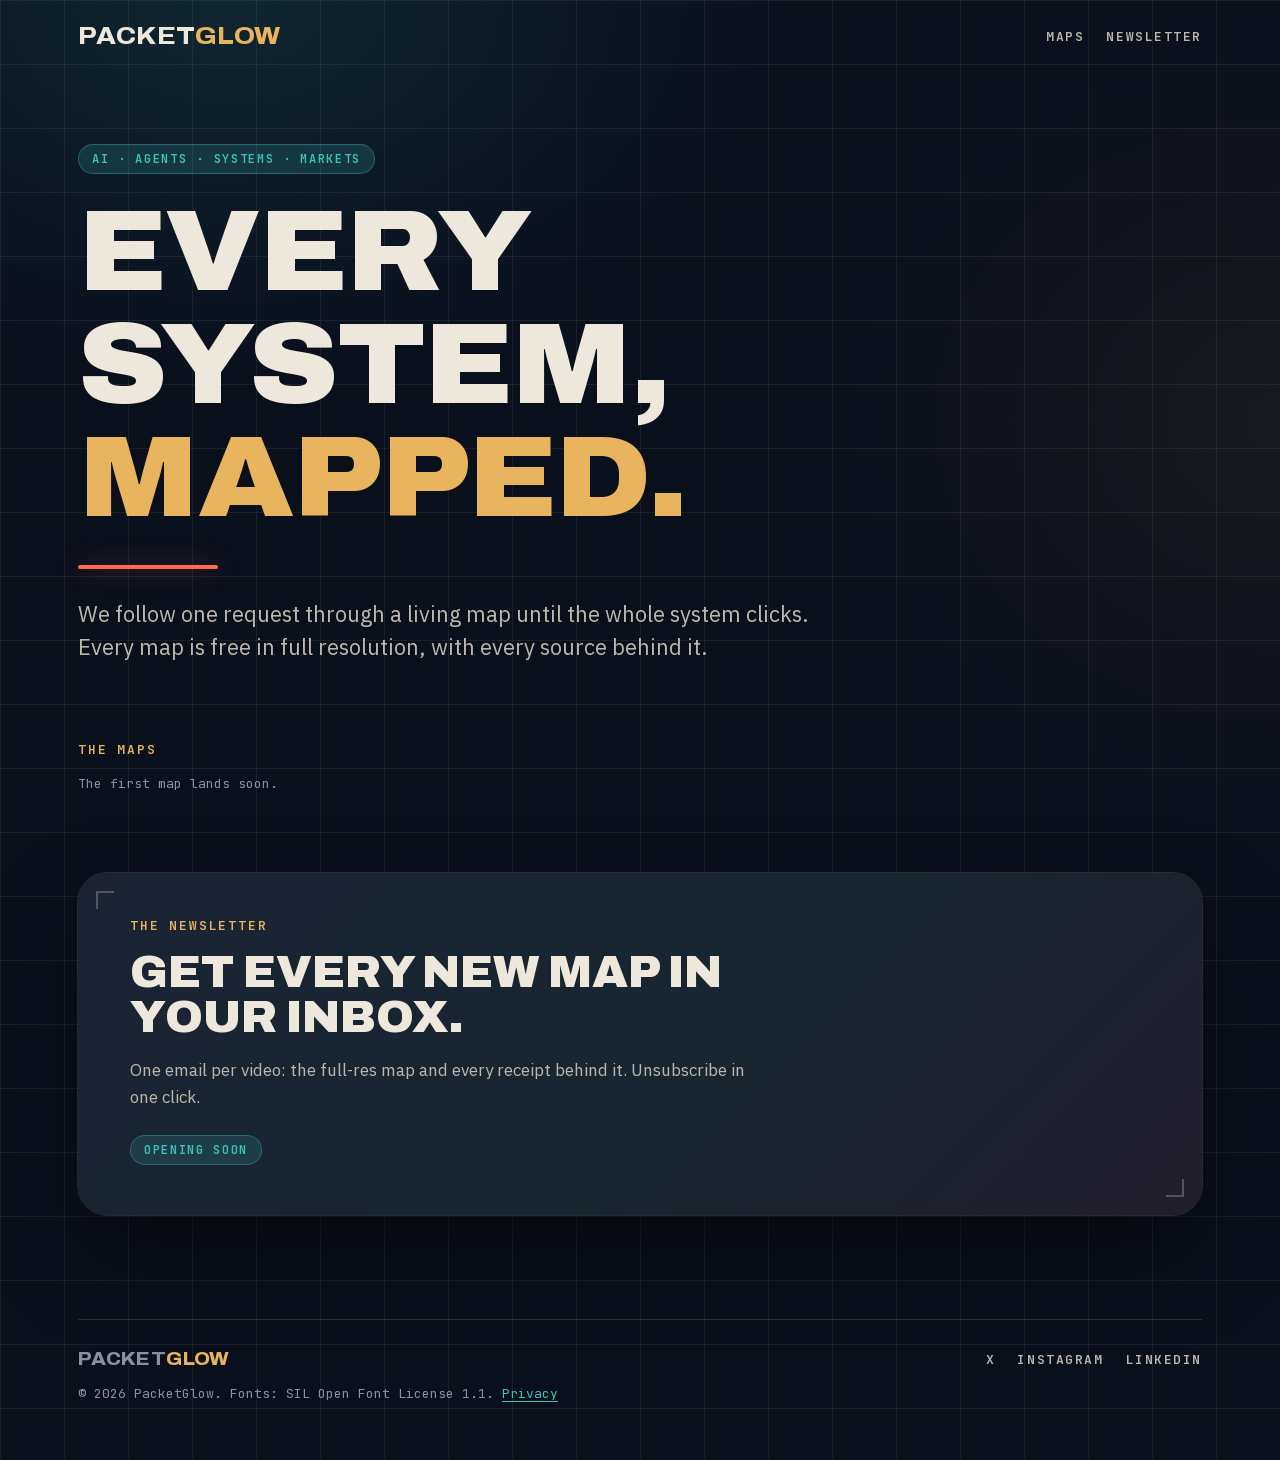
<file: index.html>
<!doctype html>
<html lang="en">
<head>
<meta charset="utf-8">
<meta name="viewport" content="width=device-width, initial-scale=1">
<title>PacketGlow: Every system, mapped.</title>
<meta name="description" content="We follow one request through a living map until the whole system clicks.">
<link rel="canonical" href="https://packetglow.github.io/">
<meta name="theme-color" content="#0A0F1C">
<meta property="og:site_name" content="PacketGlow">
<meta property="og:type" content="website">
<meta property="og:title" content="PacketGlow: Every system, mapped.">
<meta property="og:description" content="We follow one request through a living map until the whole system clicks.">
<meta property="og:url" content="https://packetglow.github.io/">
<meta name="twitter:card" content="summary">
<link rel="icon" href="data:image/svg+xml,%3Csvg xmlns='http://www.w3.org/2000/svg' viewBox='0 0 64 64'%3E%3Crect width='64' height='64' rx='16' fill='%230A0F1C'/%3E%3Cpath d='M12 44 C28 44 24 20 40 20 H52' fill='none' stroke='%239AA0B2' stroke-width='5' stroke-linecap='round'/%3E%3Ccircle cx='40' cy='20' r='8' fill='%23E8B45E'/%3E%3C/svg%3E">
<link rel="stylesheet" href="fonts/fonts.css">
<link rel="stylesheet" href="style.css">
</head>
<body>
<header class="top wrap"><a class="mark" href="">Packet<i>glow</i></a><nav class="nav"><a href="">Maps</a><a href="#newsletter">Newsletter</a></nav></header>
<main class="wrap">
  <section class="hero">
    <span class="chip">AI · agents · systems · markets</span>
    <h1 class="display">Every system, <span class="a1">mapped.</span></h1>
    <div class="rule"></div>
    <p class="lede">We follow one request through a living map until the whole system clicks. Every map is free in full resolution, with every source behind it.</p>
  </section>
  <section class="eps"><h2 class="label">The maps</h2><p class="fine">The first map lands soon.</p></section>
  <section class="news" id="newsletter"><div class="corners"></div>
  <h2 class="label">The newsletter</h2>
  <p class="news-h">Get every new map in your inbox.</p>
  <p>One email per video: the full-res map and every receipt behind it. Unsubscribe in one click.</p>
  <p class="soon"><span class="chip">Opening soon</span></p>
</section>
</main>
<footer class="foot wrap">
  <a class="mark small" href="">Packet<i>glow</i></a>
  <nav class="nav"><a href="https://x.com/packetglow" rel="noopener">X</a><a href="https://www.instagram.com/packetglow/" rel="noopener">Instagram</a><a href="https://www.linkedin.com/company/packetglow/" rel="noopener">LinkedIn</a></nav>
  <p class="fine">&copy; 2026 PacketGlow. Fonts: SIL Open Font License 1.1. <a href="privacy/">Privacy</a></p>
</footer>
</body>
</html>
</file>
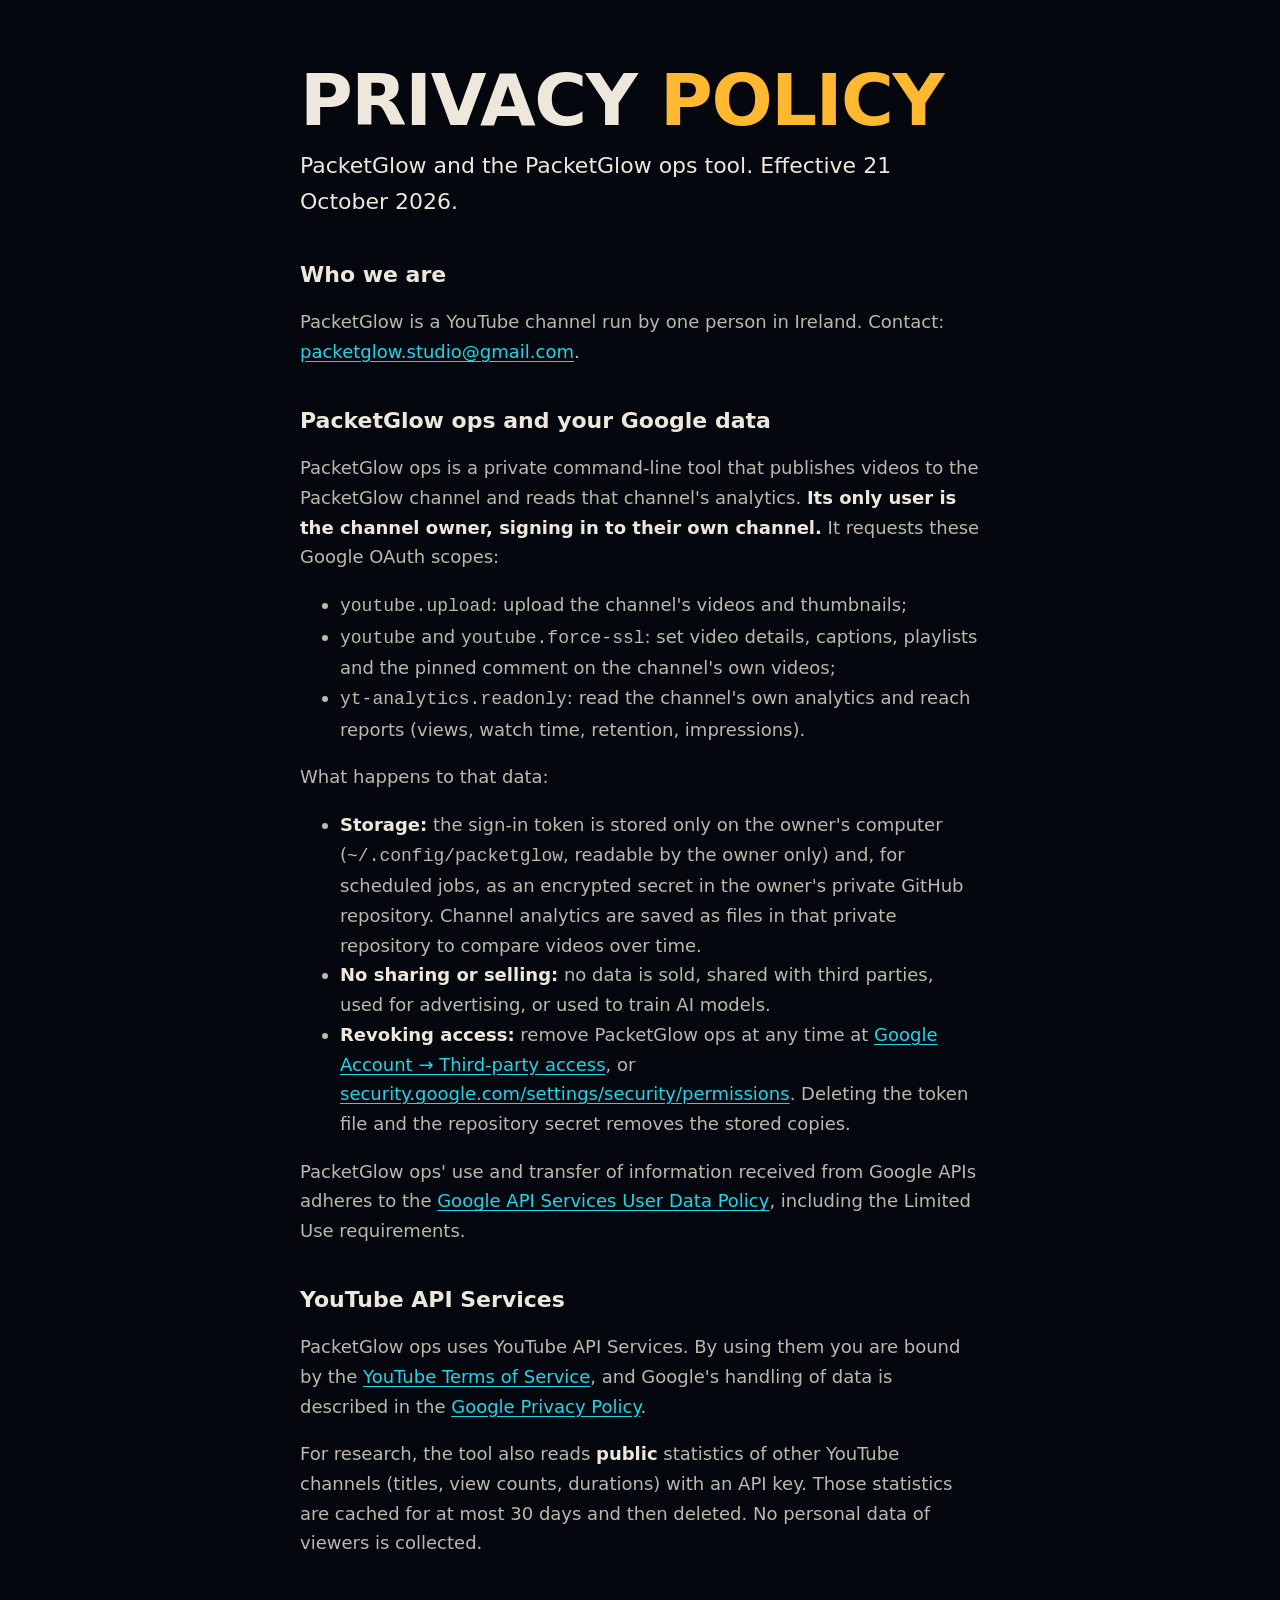
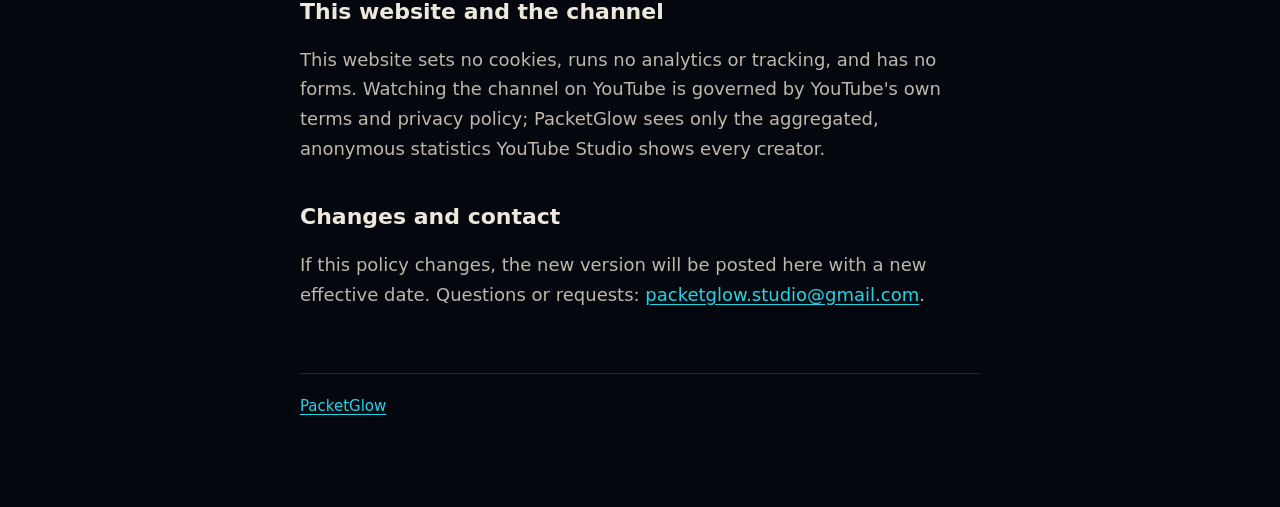
<file: privacy/index.html>
<!doctype html>
<html lang="en">
<head>
<meta charset="utf-8"><meta name="viewport" content="width=device-width, initial-scale=1">
<title>Privacy policy · PacketGlow</title>
<link rel="stylesheet" href="style.css">
</head>
<body>
<h1>Privacy <b>policy</b></h1>
<p class="lede">PacketGlow and the PacketGlow ops tool. Effective 21 October 2026.</p>

<h2>Who we are</h2>
<p>PacketGlow is a YouTube channel run by one person in Ireland. Contact: <a href="mailto:packetglow.studio@gmail.com">packetglow.studio@gmail.com</a>.</p>

<h2>PacketGlow ops and your Google data</h2>
<p>PacketGlow ops is a private command-line tool that publishes videos to the PacketGlow channel and reads that channel's
analytics. <strong>Its only user is the channel owner, signing in to their own channel.</strong> It requests these Google
OAuth scopes:</p>
<ul>
<li><code>youtube.upload</code>: upload the channel's videos and thumbnails;</li>
<li><code>youtube</code> and <code>youtube.force-ssl</code>: set video details, captions, playlists and the pinned comment on the channel's own videos;</li>
<li><code>yt-analytics.readonly</code>: read the channel's own analytics and reach reports (views, watch time, retention, impressions).</li>
</ul>
<p>What happens to that data:</p>
<ul>
<li><strong>Storage:</strong> the sign-in token is stored only on the owner's computer (<code>~/.config/packetglow</code>,
readable by the owner only) and, for scheduled jobs, as an encrypted secret in the owner's private GitHub repository.
Channel analytics are saved as files in that private repository to compare videos over time.</li>
<li><strong>No sharing or selling:</strong> no data is sold, shared with third parties, used for advertising, or used to
train AI models.</li>
<li><strong>Revoking access:</strong> remove PacketGlow ops at any time at
<a href="https://myaccount.google.com/permissions">Google Account → Third-party access</a>, or
<a href="https://security.google.com/settings/security/permissions">security.google.com/settings/security/permissions</a>.
Deleting the token file and the repository secret removes the stored copies.</li>
</ul>
<p>PacketGlow ops' use and transfer of information received from Google APIs adheres to the
<a href="https://developers.google.com/terms/api-services-user-data-policy">Google API Services User Data Policy</a>,
including the Limited Use requirements.</p>

<h2>YouTube API Services</h2>
<p>PacketGlow ops uses YouTube API Services. By using them you are bound by the
<a href="https://www.youtube.com/t/terms">YouTube Terms of Service</a>, and Google's handling of data is described in the
<a href="https://policies.google.com/privacy">Google Privacy Policy</a>.</p>
<p>For research, the tool also reads <strong>public</strong> statistics of other YouTube channels (titles, view counts,
durations) with an API key. Those statistics are cached for at most 30 days and then deleted. No personal data of viewers
is collected.</p>

<h2>This website and the channel</h2>
<p>This website sets no cookies, runs no analytics or tracking, and has no forms. Watching the channel on YouTube is
governed by YouTube's own terms and privacy policy; PacketGlow sees only the aggregated, anonymous statistics YouTube
Studio shows every creator.</p>

<h2>Changes and contact</h2>
<p>If this policy changes, the new version will be posted here with a new effective date. Questions or requests:
<a href="mailto:packetglow.studio@gmail.com">packetglow.studio@gmail.com</a>.</p>
<footer><a href="../">PacketGlow</a></footer>
</body>
</html>
</file>
<file: fonts/fonts.css>
/* Generated by studio/tools/fetch_fonts.py — fonts are SIL OFL 1.1 (see OFL.txt). latin subset only. */
@font-face {
  font-family: 'Archivo';
  font-style: normal;
  font-weight: 100 900;
  font-stretch: 62% 125%;
  font-display: swap;
  src: url(./Archivo-normal-k3kQo8UDI-.woff2) format('woff2');
  unicode-range: U+0000-00FF, U+0131, U+0152-0153, U+02BB-02BC, U+02C6, U+02DA, U+02DC, U+0304, U+0308, U+0329, U+2000-206F, U+20AC, U+2122, U+2191, U+2193, U+2212, U+2215, U+FEFF, U+FFFD;
}
@font-face {
  font-family: 'Bodoni Moda';
  font-style: italic;
  font-weight: 500 800;
  font-display: swap;
  src: url(./BodoniModa-italic-aFTS7PxzY3.woff2) format('woff2');
  unicode-range: U+0000-00FF, U+0131, U+0152-0153, U+02BB-02BC, U+02C6, U+02DA, U+02DC, U+0304, U+0308, U+0329, U+2000-206F, U+20AC, U+2122, U+2191, U+2193, U+2212, U+2215, U+FEFF, U+FFFD;
}
@font-face {
  font-family: 'IBM Plex Sans';
  font-style: normal;
  font-weight: 400;
  font-stretch: 100%;
  font-display: swap;
  src: url(./IBMPlexSans-normal-zYXzKVElMY.woff2) format('woff2');
  unicode-range: U+0000-00FF, U+0131, U+0152-0153, U+02BB-02BC, U+02C6, U+02DA, U+02DC, U+0304, U+0308, U+0329, U+2000-206F, U+20AC, U+2122, U+2191, U+2193, U+2212, U+2215, U+FEFF, U+FFFD;
}
@font-face {
  font-family: 'IBM Plex Sans';
  font-style: normal;
  font-weight: 500;
  font-stretch: 100%;
  font-display: swap;
  src: url(./IBMPlexSans-normal-zYXzKVElMY.woff2) format('woff2');
  unicode-range: U+0000-00FF, U+0131, U+0152-0153, U+02BB-02BC, U+02C6, U+02DA, U+02DC, U+0304, U+0308, U+0329, U+2000-206F, U+20AC, U+2122, U+2191, U+2193, U+2212, U+2215, U+FEFF, U+FFFD;
}
@font-face {
  font-family: 'IBM Plex Sans';
  font-style: normal;
  font-weight: 600;
  font-stretch: 100%;
  font-display: swap;
  src: url(./IBMPlexSans-normal-zYXzKVElMY.woff2) format('woff2');
  unicode-range: U+0000-00FF, U+0131, U+0152-0153, U+02BB-02BC, U+02C6, U+02DA, U+02DC, U+0304, U+0308, U+0329, U+2000-206F, U+20AC, U+2122, U+2191, U+2193, U+2212, U+2215, U+FEFF, U+FFFD;
}
@font-face {
  font-family: 'IBM Plex Sans';
  font-style: normal;
  font-weight: 700;
  font-stretch: 100%;
  font-display: swap;
  src: url(./IBMPlexSans-normal-zYXzKVElMY.woff2) format('woff2');
  unicode-range: U+0000-00FF, U+0131, U+0152-0153, U+02BB-02BC, U+02C6, U+02DA, U+02DC, U+0304, U+0308, U+0329, U+2000-206F, U+20AC, U+2122, U+2191, U+2193, U+2212, U+2215, U+FEFF, U+FFFD;
}
@font-face {
  font-family: 'JetBrains Mono';
  font-style: normal;
  font-weight: 400;
  font-display: swap;
  src: url(./JetBrainsMono-normal-tDbv2o-flE.woff2) format('woff2');
  unicode-range: U+0000-00FF, U+0131, U+0152-0153, U+02BB-02BC, U+02C6, U+02DA, U+02DC, U+0304, U+0308, U+0329, U+2000-206F, U+20AC, U+2122, U+2191, U+2193, U+2212, U+2215, U+FEFF, U+FFFD;
}
@font-face {
  font-family: 'JetBrains Mono';
  font-style: normal;
  font-weight: 600;
  font-display: swap;
  src: url(./JetBrainsMono-normal-tDbv2o-flE.woff2) format('woff2');
  unicode-range: U+0000-00FF, U+0131, U+0152-0153, U+02BB-02BC, U+02C6, U+02DA, U+02DC, U+0304, U+0308, U+0329, U+2000-206F, U+20AC, U+2122, U+2191, U+2193, U+2212, U+2215, U+FEFF, U+FFFD;
}
@font-face {
  font-family: 'JetBrains Mono';
  font-style: normal;
  font-weight: 800;
  font-display: swap;
  src: url(./JetBrainsMono-normal-tDbv2o-flE.woff2) format('woff2');
  unicode-range: U+0000-00FF, U+0131, U+0152-0153, U+02BB-02BC, U+02C6, U+02DA, U+02DC, U+0304, U+0308, U+0329, U+2000-206F, U+20AC, U+2122, U+2191, U+2193, U+2212, U+2215, U+FEFF, U+FFFD;
}
</file>
<file: style.css>
/* Channel site. Same tokens and fonts as the video engine (studio/engine/core.css, docs/BRAND.md):
   indigo night, pearl ink, gulf teal, sand amber, break coral. */
:root {
  --paper: #0A0F1C; --paper-2: #111A2B; --paper-3: #18233A;
  --ink: #EEE8DC; --ink-2: #BDB7AC; --ink-3: #8B90A0; --hair: rgba(238,232,220,.14); --hair-2: rgba(238,232,220,.07);
  --gulf: #3CC2B8; --gulf-soft: rgba(60,194,184,.16);
  --sand: #E8B45E; --sand-soft: rgba(232,180,94,.14);
  --break: #FF6A4D; --lilac: #A99BFF;
  --pearl-a: #1B2333; --pearl-b: #172630; --pearl-c: #221D2C;
  --f-display: "Archivo", "Helvetica Neue", Arial, sans-serif;
  --f-text: "IBM Plex Sans", system-ui, sans-serif;
  --f-mono: "JetBrains Mono", ui-monospace, Menlo, monospace;
  --gutter: 28px;
}
* { box-sizing: border-box; }
html { -webkit-text-size-adjust: 100%; color-scheme: dark; }
body { margin: 0; min-height: 100vh; color: var(--ink); font: 400 17px/1.6 var(--f-text);
  -webkit-font-smoothing: antialiased; overflow-wrap: break-word;
  background:
    radial-gradient(900px 600px at 18% 0, rgba(60,194,184,.13), transparent 62%) no-repeat,
    radial-gradient(800px 700px at 100% 420px, rgba(232,180,94,.07), transparent 60%) no-repeat,
    linear-gradient(var(--hair-2) 1px, transparent 1px) 0 0 / 64px 64px,
    linear-gradient(90deg, var(--hair-2) 1px, transparent 1px) 0 0 / 64px 64px,
    var(--paper); }
a { color: var(--gulf); text-decoration-thickness: 1px; text-underline-offset: 3px; }
a:hover { color: var(--sand); }
:focus-visible { outline: 2px solid var(--sand); outline-offset: 3px; border-radius: 6px; }
img { display: block; max-width: 100%; height: auto; }
.wrap { width: 100%; max-width: 1180px; margin: 0 auto; padding-left: var(--gutter); padding-right: var(--gutter); }
.sr { position: absolute; width: 1px; height: 1px; overflow: hidden; clip: rect(0 0 0 0); white-space: nowrap; }

/* ---------- header / footer ---------- */
.top { display: flex; align-items: center; justify-content: space-between; gap: 16px; padding-top: 24px; padding-bottom: 24px; }
.mark { font: 800 24px/1 var(--f-display); font-stretch: 112%; letter-spacing: .02em; text-transform: uppercase;
  color: var(--ink); text-decoration: none; white-space: nowrap; }
.mark i { font-style: normal; color: var(--sand); }
.mark:hover { color: var(--ink); }
.mark.small { font-size: 18px; color: var(--ink-3); }
.nav { display: flex; flex-wrap: wrap; gap: 10px 22px; font: 600 13px/1 var(--f-mono); letter-spacing: .12em; text-transform: uppercase; }
.nav a { color: var(--ink-2); text-decoration: none; }
.nav a:hover { color: var(--sand); }
.foot { display: flex; flex-wrap: wrap; align-items: center; justify-content: space-between; gap: 16px 28px;
  margin-top: 104px; padding-bottom: 56px; }
.foot::before { content: ""; flex-basis: 100%; height: 1px; margin-bottom: 14px; background: var(--hair); }
.foot .fine { margin: 0; flex-basis: 100%; }

/* ---------- type ---------- */
.chip { display: inline-flex; align-items: center; gap: 10px; font: 600 12px/1 var(--f-mono); letter-spacing: .14em; text-transform: uppercase;
  color: var(--gulf); padding: 9px 14px; border-radius: 999px; background: var(--gulf-soft); box-shadow: inset 0 0 0 1px rgba(60,194,184,.35); }
.display { font-family: var(--f-display); font-weight: 900; font-stretch: 108%; letter-spacing: -.01em; line-height: .98;
  text-transform: uppercase; margin: 22px 0 0; text-wrap: balance; }
.a1 { color: var(--sand); } .a2 { color: var(--gulf); } .a3 { color: var(--break); }
.rule { width: 140px; height: 4px; border-radius: 2px; margin: 30px 0 28px; background: var(--break); box-shadow: 0 0 24px rgba(255,106,77,.45); }
.lede { margin: 22px 0 0; max-width: 780px; font-size: clamp(18px, 2.1vw, 22px); line-height: 1.5; color: var(--ink-2); }
.rule + .lede { margin-top: 0; }
.label { margin: 0 0 18px; font: 600 13px/1 var(--f-mono); letter-spacing: .14em; text-transform: uppercase; color: var(--sand); }
.fine { font: 500 13px/1.5 var(--f-mono); color: var(--ink-3); }
.note { margin: 22px 0 0; max-width: 780px; padding: 14px 18px; border-radius: 14px; font-size: 15px; line-height: 1.5;
  background: var(--sand-soft); box-shadow: inset 0 0 0 1px rgba(232,180,94,.3); }
.btn { display: inline-flex; align-items: center; justify-content: center; gap: 10px; padding: 15px 22px; border: 0; border-radius: 999px;
  font: 700 14px/1 var(--f-mono); letter-spacing: .08em; text-transform: uppercase; text-decoration: none; cursor: pointer;
  color: var(--paper); background: var(--sand); box-shadow: 0 0 32px rgba(232,180,94,.22); }
.btn:hover { color: var(--paper); background: #F2C67A; }
.btn.ghost { color: var(--ink); background: transparent; box-shadow: inset 0 0 0 1px var(--hair); }
.btn.ghost:hover { color: var(--sand); box-shadow: inset 0 0 0 1px var(--sand); }

/* ---------- index ---------- */
.hero { padding: 72px 0 80px; }
.hero .display { font-size: clamp(46px, 9vw, 116px); max-width: 1000px; }
.grid { display: grid; grid-template-columns: repeat(auto-fill, minmax(min(100%, 330px), 1fr)); gap: 26px; }
.card { display: flex; flex-direction: column; overflow: hidden; border-radius: 20px; color: var(--ink); text-decoration: none;
  background: rgba(17,26,43,.78); box-shadow: 0 0 0 1px var(--hair), 0 24px 60px rgba(0,0,0,.35); transition: transform .2s, box-shadow .2s; }
.card:hover { color: var(--ink); transform: translateY(-3px); box-shadow: 0 0 0 1px var(--sand), 0 28px 70px rgba(0,0,0,.45); }
.card img, .card .noimg { width: 100%; aspect-ratio: 16 / 9; object-fit: cover; background: var(--paper-3); }
.card .noimg { display: grid; place-items: center; font: 600 12px/1 var(--f-mono); letter-spacing: .14em; text-transform: uppercase;
  color: var(--ink-3); background: radial-gradient(60% 80% at 50% 50%, rgba(60,194,184,.12), transparent), var(--paper-2); }
.card .body { padding: 18px 22px 24px; }
.card h3 { margin: 6px 0 10px; font: 800 23px/1.08 var(--f-display); font-stretch: 104%; text-transform: uppercase; }
.card p { margin: 0; font-size: 15px; line-height: 1.5; color: var(--ink-2); }

/* ---------- episode ---------- */
.crumbs { margin: 4px 0 30px; font: 600 13px/1 var(--f-mono); letter-spacing: .12em; text-transform: uppercase; }
.crumbs a { color: var(--ink-3); text-decoration: none; }
.crumbs a:hover { color: var(--sand); }
.ep .display { font-size: clamp(34px, 5.6vw, 66px); max-width: 1000px; }
.poster { margin: 44px 0 0; }
.poster .img { display: block; overflow: hidden; border-radius: 20px; background: var(--paper-2);
  box-shadow: 0 0 0 1px var(--hair), 0 0 80px -20px rgba(60,194,184,.35), 0 34px 90px rgba(0,0,0,.55); }
.poster figcaption { display: flex; flex-wrap: wrap; align-items: center; gap: 14px 18px; margin-top: 22px; }
.cols { display: grid; grid-template-columns: minmax(0, 5fr) minmax(0, 7fr); gap: 56px; margin-top: 72px; }
.list { margin: 0; padding: 0; list-style: none; }
.list li { border-top: 1px solid var(--hair-2); }
.list li:last-child { border-bottom: 1px solid var(--hair-2); }
.chapters li > * { display: flex; gap: 18px; padding: 13px 0; color: var(--ink); text-decoration: none; }
.chapters a:hover { color: var(--sand); }
.chapters .ts { min-width: 3.2em; font: 600 14px/1.75 var(--f-mono); color: var(--sand); }
.stats { margin: 16px 0 0; }
.sources { counter-reset: src; }
.sources li { position: relative; padding: 13px 0 13px 44px; counter-increment: src; }
.sources li::before { content: counter(src, decimal-leading-zero); position: absolute; left: 0; top: 13px;
  font: 600 13px/1.85 var(--f-mono); color: var(--ink-3); }
.sources .host { display: block; font: 500 13px/1.5 var(--f-mono); color: var(--ink-3); }
.sources .k { margin-right: 12px; font: 600 11px/1 var(--f-mono); letter-spacing: .12em; text-transform: uppercase; color: var(--gulf); }
.sources blockquote { margin: 8px 0 2px; padding-left: 14px; border-left: 2px solid var(--sand); color: var(--ink-2); font-style: italic; }
.links { margin-top: 64px; }
.links .note { margin: 0 0 16px; }
.links li { padding: 13px 0; }
.tag { margin-left: 10px; padding: 4px 8px; border-radius: 6px; font: 600 11px/1 var(--f-mono); letter-spacing: .1em; text-transform: uppercase;
  color: var(--sand); background: var(--sand-soft); vertical-align: 2px; }

/* ---------- newsletter (the pearl rule card) ---------- */
.news { position: relative; margin-top: 80px; padding: 46px 52px 50px; border-radius: 30px;
  background: linear-gradient(135deg, var(--pearl-a), var(--pearl-b) 55%, var(--pearl-c));
  box-shadow: 0 0 0 1px var(--hair), 0 40px 90px rgba(0,0,0,.45); }
.news .corners { position: absolute; inset: 18px; pointer-events: none; }
.news .corners::before, .news .corners::after { content: ""; position: absolute; width: 16px; height: 16px; border: 2px solid rgba(238,232,220,.26); }
.news .corners::before { left: 0; top: 0; border-right: 0; border-bottom: 0; }
.news .corners::after { right: 0; bottom: 0; border-left: 0; border-top: 0; }
.news .news-h { margin: 0 0 12px; color: var(--ink); font: 900 clamp(28px, 3.8vw, 44px)/1.02 var(--f-display); font-stretch: 106%; text-transform: uppercase; }
.news p { max-width: 640px; color: var(--ink-2); }
.news form { display: flex; flex-wrap: wrap; gap: 12px; max-width: 580px; margin-top: 26px; }
.news input { flex: 1 1 240px; min-width: 0; padding: 15px 20px; border: 0; border-radius: 999px; font: 500 16px/1.2 var(--f-text);
  color: var(--ink); background: rgba(10,15,28,.72); box-shadow: inset 0 0 0 1px var(--hair); }
.news input::placeholder { color: var(--ink-3); }
.news input:focus { outline: none; box-shadow: inset 0 0 0 2px var(--gulf); }
.news iframe { display: block; width: 100%; max-width: 580px; height: 64px; margin-top: 22px; border: 0; background: transparent; }
.news .soon { margin: 24px 0 0; }

@media (max-width: 820px) {
  .cols { grid-template-columns: minmax(0, 1fr); gap: 48px; }
}
@media (max-width: 600px) {
  :root { --gutter: 16px; }
  body { font-size: 16px; }
  .top { padding-top: 18px; padding-bottom: 18px; }
  .mark { font-size: 20px; }
  .nav { gap: 10px 16px; font-size: 12px; }
  .hero { padding: 40px 0 56px; }
  .poster { margin-top: 32px; }
  .poster .img { border-radius: 12px; }
  .poster .btn { flex: 1 1 100%; }
  .news { margin-top: 64px; padding: 34px 22px 36px; border-radius: 22px; }
  .news .corners { inset: 12px; }
  .news .btn { flex: 1 1 100%; }
  .foot { margin-top: 72px; }
}
</file>
<file: privacy/style.css>
:root { --bg: #05070F; --ink: #EEE8DC; --ink-2: #BDB7AC; --amber: #FFB830; --cyan: #1FD6E8; --hair: rgba(238,232,220,.14); }
* { box-sizing: border-box; }
html { background: var(--bg); color: var(--ink); }
body { margin: 0 auto; max-width: 720px; padding: 64px 20px 96px; font: 18px/1.65 "IBM Plex Sans", system-ui, -apple-system, sans-serif; }
a { color: var(--cyan); text-underline-offset: 3px; }
h1 { font: 900 clamp(40px, 9vw, 72px)/1 Archivo, system-ui, sans-serif; letter-spacing: -.02em; text-transform: uppercase; margin: 0 0 12px; }
h1 b { color: var(--amber); }
h2 { font: 800 22px/1.3 Archivo, system-ui, sans-serif; margin: 40px 0 8px; }
p, li { color: var(--ink-2); }
strong { color: var(--ink); }
.lede { font-size: 22px; color: var(--ink); margin: 0 0 32px; }
.mark { width: 64px; height: 64px; border-radius: 16px; background: radial-gradient(circle at 40% 32%, #FFF1C9, #FFD271 35%, #FFA41F);
  box-shadow: 0 0 40px rgba(255,184,48,.5); margin-bottom: 28px; }
footer { margin-top: 64px; padding-top: 20px; border-top: 1px solid var(--hair); font-size: 15px; color: var(--ink-2); }
</file>
